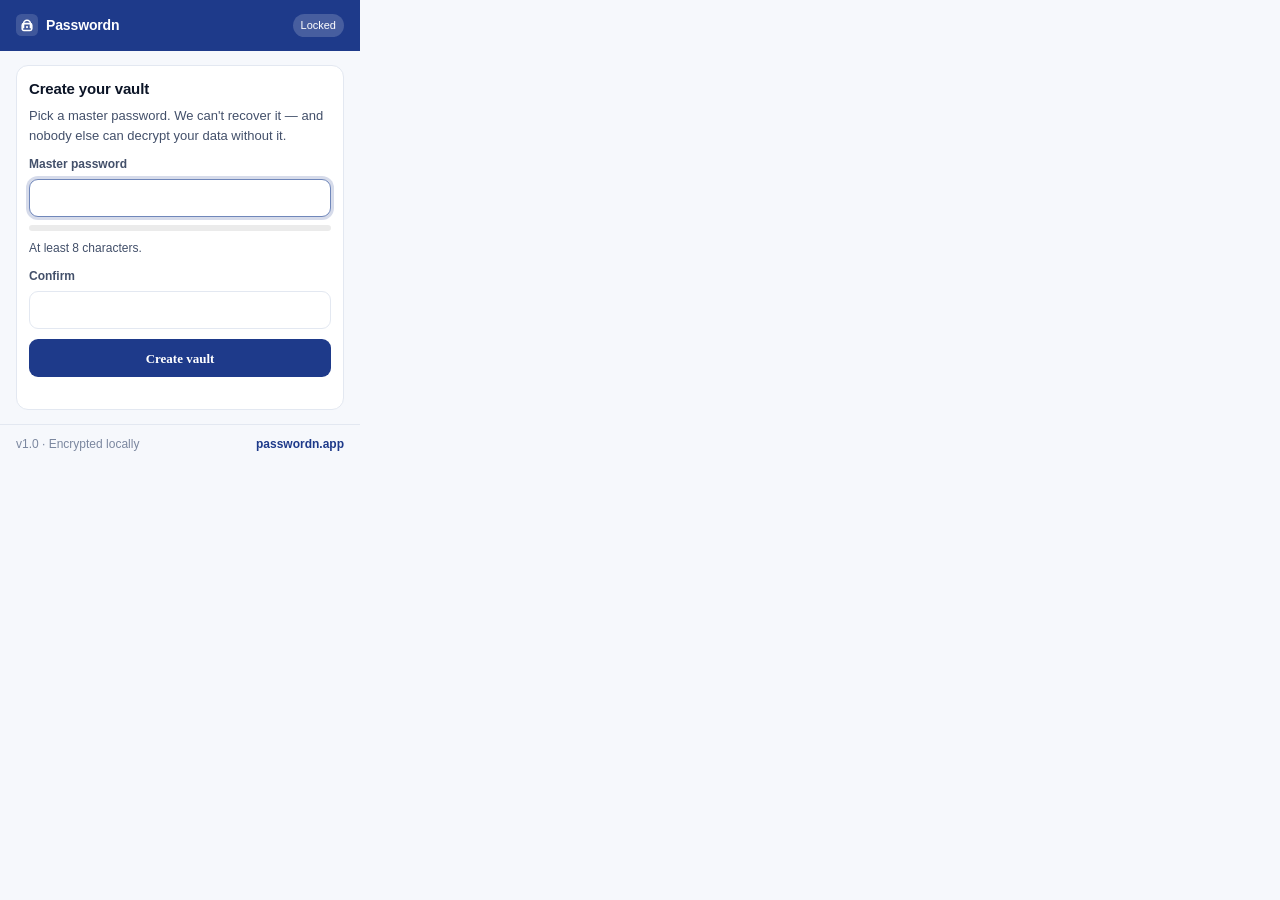
<file: extension/popup.html>
<!doctype html>
<html lang="en">
<head>
  <meta charset="utf-8" />
  <title>Passwordn</title>
  <link rel="stylesheet" href="popup.css" />
</head>
<body>
  <div id="app"></div>
  <script src="popup.js"></script>
</body>
</html>
</file>
<file: extension/popup.css>
:root {
  --primary: #1E3A8A;
  --primary-hover: #17306F;
  --bg: #F6F8FC;
  --surface: #FFFFFF;
  --surface-2: #F9FAFC;
  --border: #E3E8F1;
  --text: #0B1426;
  --text-2: #43506A;
  --text-3: #7B879F;
  --red: #DC2626;
  --green: #16A34A;
  --yellow: #D97706;
  --shadow: 0 1px 2px rgba(12,20,40,.05), 0 8px 24px rgba(12,20,40,.06);
}
@media (prefers-color-scheme: dark) {
  :root {
    --bg: #070B17; --surface: #0F172A; --surface-2: #121C36;
    --border: #1F2A4A; --text: #F4F7FD; --text-2: #B6C0D6; --text-3: #7C89A8;
    --primary: #4F7AE0; --primary-hover: #6C93EE;
  }
}

* { box-sizing: border-box; }
html, body { margin: 0; padding: 0; background: var(--bg); color: var(--text); }
body {
  width: 360px; min-height: 480px;
  font: 500 14px/1.5 "Inter", -apple-system, BlinkMacSystemFont, "Segoe UI", Roboto, Helvetica, Arial, sans-serif;
}

.hdr {
  display: flex; align-items: center; gap: 10px;
  padding: 14px 16px;
  background: var(--primary); color: #fff;
}
.hdr .brand { display: flex; align-items: center; gap: 8px; font-weight: 700; letter-spacing: -.01em; }
.hdr .brand svg { width: 22px; height: 22px; }
.hdr .status { margin-left: auto; font-size: 11px; padding: 3px 8px; border-radius: 999px; background: rgba(255,255,255,.18); }
.hdr .status.locked   { background: rgba(255,255,255,.18); }
.hdr .status.unlocked { background: #16A34A; }

.main { padding: 14px 16px; display: grid; gap: 12px; }

.card { background: var(--surface); border: 1px solid var(--border); border-radius: 12px; padding: 12px; }
.label { display: block; font-size: 12px; font-weight: 600; color: var(--text-2); margin-bottom: 6px; }
.input {
  width: 100%; height: 38px; padding: 0 12px; border-radius: 9px;
  border: 1px solid var(--border); background: var(--surface); color: var(--text);
  outline: none; transition: box-shadow .15s ease, border-color .15s ease;
}
.input:focus { border-color: color-mix(in oklab, var(--primary) 55%, var(--border)); box-shadow: 0 0 0 3px color-mix(in oklab, var(--primary) 18%, transparent); }

.btn { display: inline-flex; align-items: center; justify-content: center; gap: 6px; height: 38px; padding: 0 14px; border-radius: 9px; font: 600 13px/1 "Inter"; border: 1px solid transparent; cursor: pointer; transition: background .14s ease, transform .14s ease; }
.btn:active { transform: translateY(1px); }
.btn-primary { background: var(--primary); color: #fff; }
.btn-primary:hover { background: var(--primary-hover); }
.btn-ghost { background: transparent; color: var(--text); border-color: var(--border); }
.btn-ghost:hover { background: rgba(30,58,138,.08); }
.btn-block { width: 100%; }

.muted { color: var(--text-2); }
.h { font-weight: 700; letter-spacing: -.01em; font-size: 15px; margin: 0 0 6px; }

.host-pill {
  display: inline-flex; align-items: center; gap: 6px;
  padding: 4px 10px; border-radius: 999px; background: rgba(30,58,138,.1); color: var(--primary); font-size: 12px; font-weight: 600;
}

.list { display: grid; gap: 4px; }
.row {
  display: grid; grid-template-columns: 32px 1fr auto; gap: 10px; align-items: center;
  padding: 8px; border-radius: 10px; cursor: pointer; background: transparent;
  border: 1px solid transparent;
}
.row:hover { background: var(--surface-2); border-color: var(--border); }
.fav { width: 30px; height: 30px; border-radius: 8px; background: var(--primary); color: #fff; display: grid; place-items: center; font-weight: 700; font-size: 12px; }
.t { font-weight: 600; font-size: 13px; white-space: nowrap; overflow: hidden; text-overflow: ellipsis; }
.u { color: var(--text-3); font-size: 12px; white-space: nowrap; overflow: hidden; text-overflow: ellipsis; }
.fill {
  font-size: 11px; font-weight: 700; color: var(--primary);
  background: rgba(30,58,138,.12); padding: 4px 8px; border-radius: 999px;
}

.toolbar { display: flex; gap: 6px; align-items: center; padding: 0 16px 12px; }
.toolbar .spacer { flex: 1; }

.foot {
  padding: 10px 16px; border-top: 1px solid var(--border);
  display: flex; gap: 8px; align-items: center; justify-content: space-between;
  font-size: 12px; color: var(--text-3);
}
.foot a { color: var(--primary); text-decoration: none; font-weight: 600; }

.meter { height: 6px; border-radius: 999px; background: rgba(0,0,0,.08); overflow: hidden; }
.meter > span { display: block; height: 100%; transition: width .2s ease, background .2s ease; }

.empty { padding: 20px; text-align: center; color: var(--text-3); }

.grid-2 { display: grid; grid-template-columns: 1fr 1fr; gap: 6px; }

.tabs { display: flex; gap: 4px; padding: 0 16px 8px; }
.tab { padding: 6px 10px; border-radius: 8px; font-size: 12px; font-weight: 600; color: var(--text-3); cursor: pointer; }
.tab.active { background: rgba(30,58,138,.12); color: var(--primary); }

.pill { display: inline-flex; align-items: center; gap: 5px; padding: 3px 8px; border-radius: 999px; font-size: 11px; font-weight: 600; }
.pill.green  { color: var(--green);  background: color-mix(in oklab, var(--green) 14%, transparent); }
.pill.red    { color: var(--red);    background: color-mix(in oklab, var(--red) 14%, transparent); }
.pill.yellow { color: var(--yellow); background: color-mix(in oklab, var(--yellow) 18%, transparent); }

.mono { font-family: "JetBrains Mono", ui-monospace, SFMono-Regular, Menlo, monospace; }
</file>
